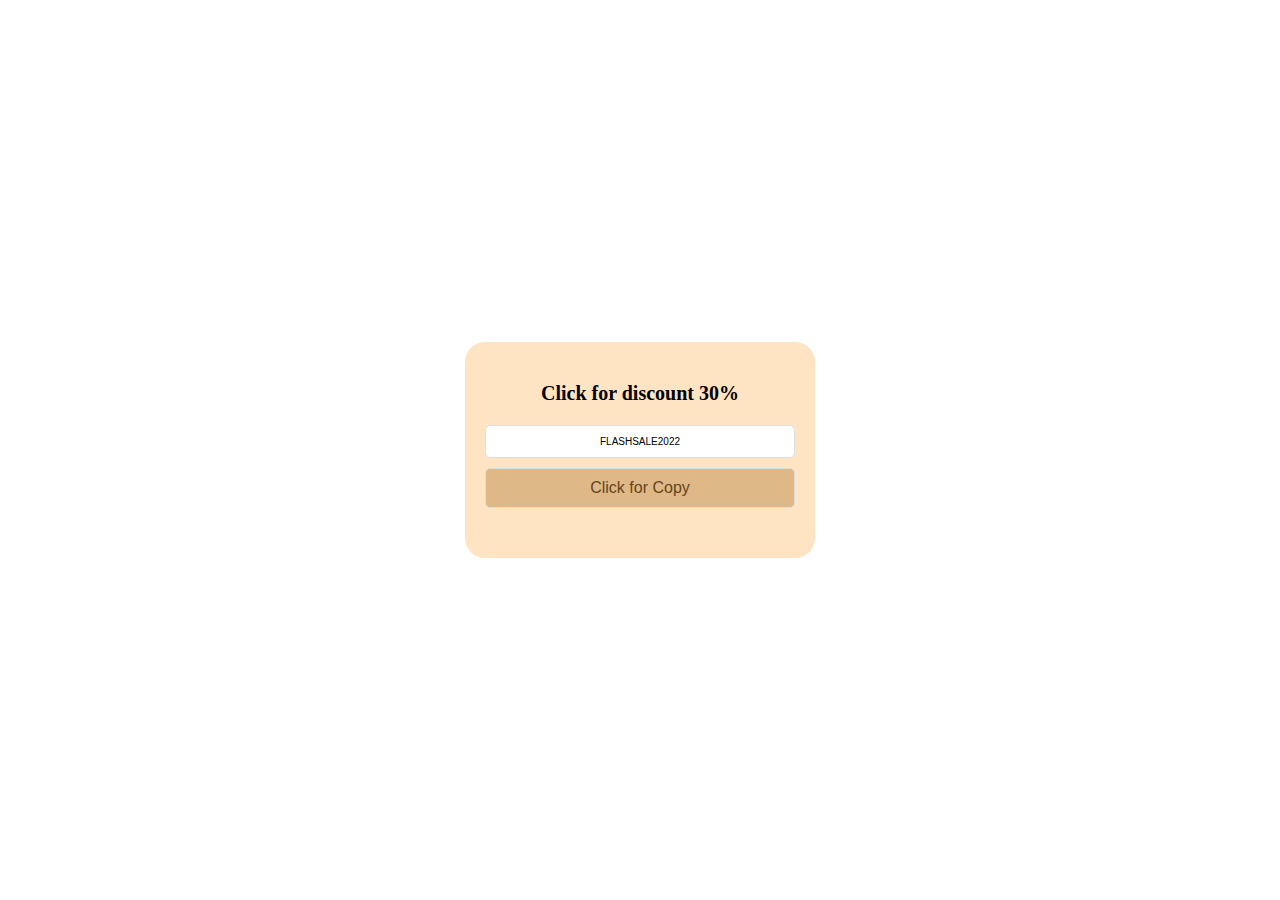
<file: Project 1 - Click to Copy/index.html>
<!DOCTYPE html>
<html lang="en">
<head>
    <meta charset="UTF-8">
    <meta name="viewport" content="width=device-width, initial-scale=1.0">
    <link rel="stylesheet" href="style.css">
    <title>Click to Copy</title>
</head>
<body>
    <div class="container">
        <h3>Click for discount 30%</h3>
        <!-- readonly for can not edit text -->
        <input type="text" class="coupon" value="FLASHSALE2022" readonly>
        <button class="btn">Click for Copy</button>
    </div>
    <script src="app.js"></script>
</body>
</html>
</file>
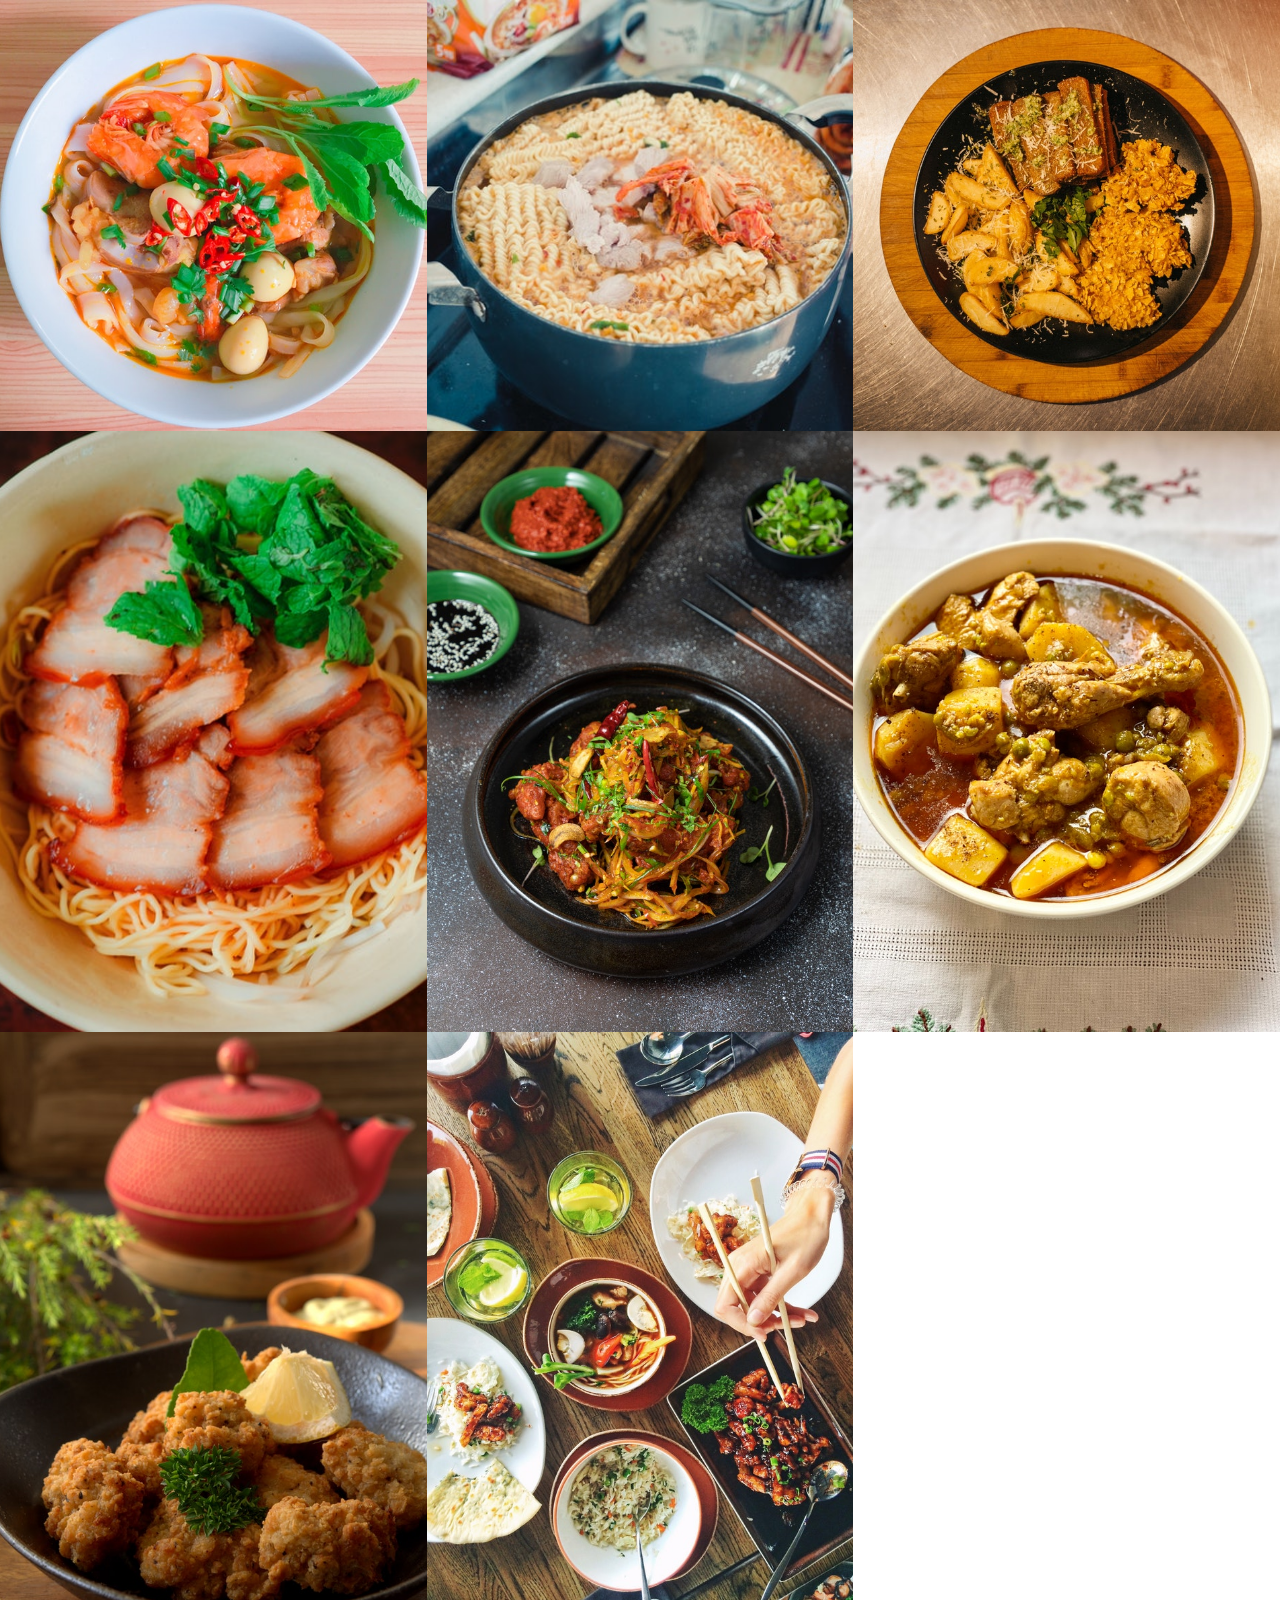
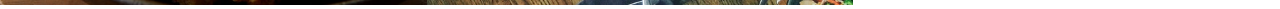
<file: Project 10 - Image Gallery Popup/index.html>
<!DOCTYPE html>
<html lang="en">
<head>
    <meta charset="UTF-8">
    <meta name="viewport" content="width=device-width, initial-scale=1.0">
    <link rel="stylesheet" href="style.css">
    <title>Image Gallery Popup</title>
</head>
<body>
    <section class="gallery">
        <div class="img-container">
            <img src="foods-images/small/s_1.jpg" alt="1">
        </div>
        <div class="img-container">
            <img src="foods-images/small/s_2.jpg" alt="2">
        </div>
        <div class="img-container">
            <img src="foods-images/small/s_3.jpg" alt="3">
        </div>
        <div class="img-container">
            <img src="foods-images/small/s_4.jpg" alt="4">
        </div>
        <div class="img-container">
            <img src="foods-images/small/s_5.jpg" alt="5">
        </div>
        <div class="img-container">
            <img src="foods-images/small/s_6.jpg" alt="6">
        </div>
        <div class="img-container">
            <img src="foods-images/small/s_7.jpg" alt="7">
        </div>
        <div class="img-container">
            <img src="foods-images/small/s_8.jpg" alt="8">
        </div>  
    </section>

    <div class="modal">
        <img class="full-img" src="foods-images/full/1.jpg" alt="" >
    </div>

    <script src="app.js"></script>
</body>
</html>
</file>
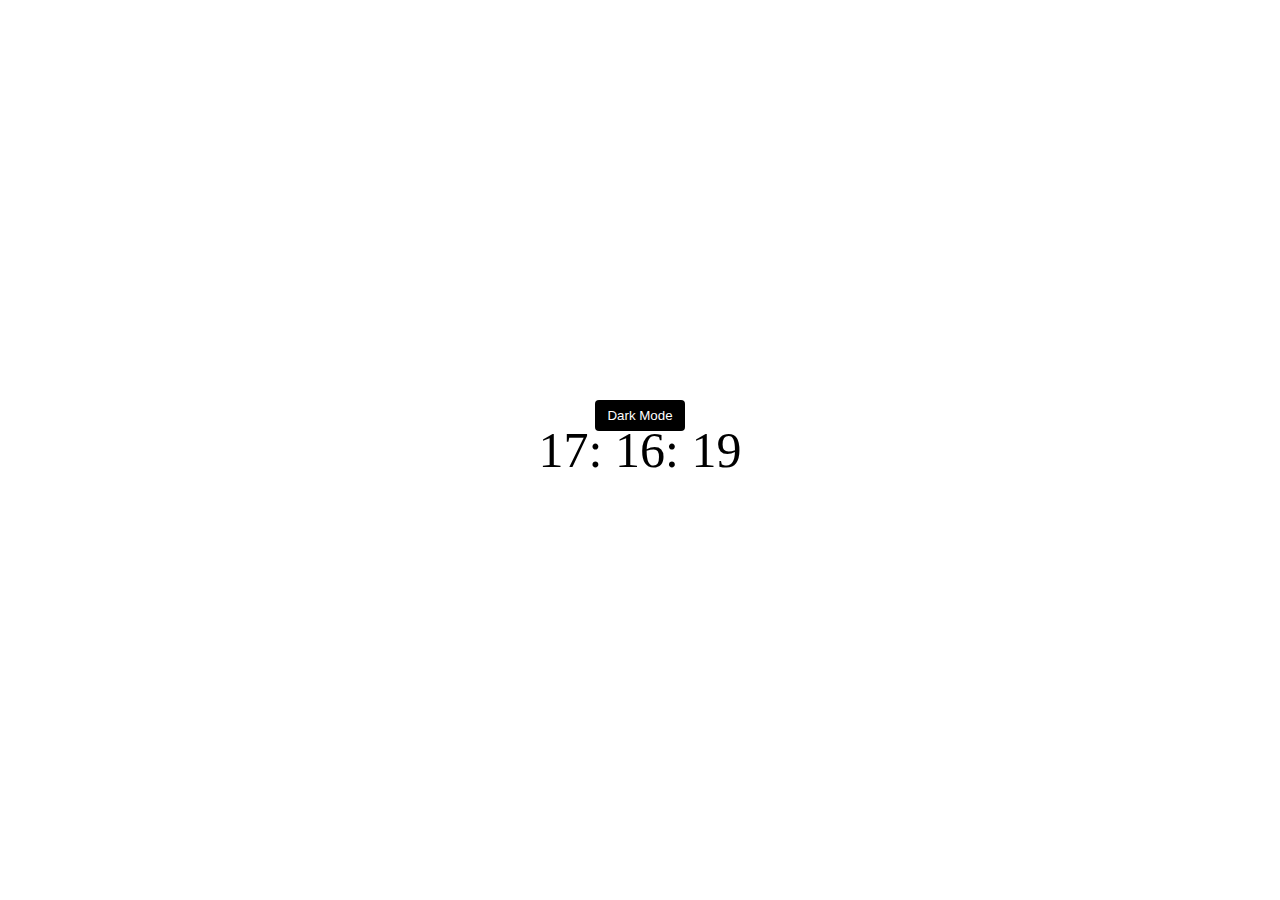
<file: Project 2 - Dark Mode Theme/index.html>
<!DOCTYPE html>
<html lang="en">
<head>
    <meta charset="UTF-8">
    <meta name="viewport" content="width=device-width, initial-scale=1.0">
    <link rel="stylesheet" href="style.css">
    <title>Clock dark/Light Mode</title>
</head>
<body>
    <div class="container">
        <div class="time">Time now</div>
    </div>
    <button class="toggle">Dark Mode</button>
    <script src="app.js"></script>
</body>
</html>
</file>
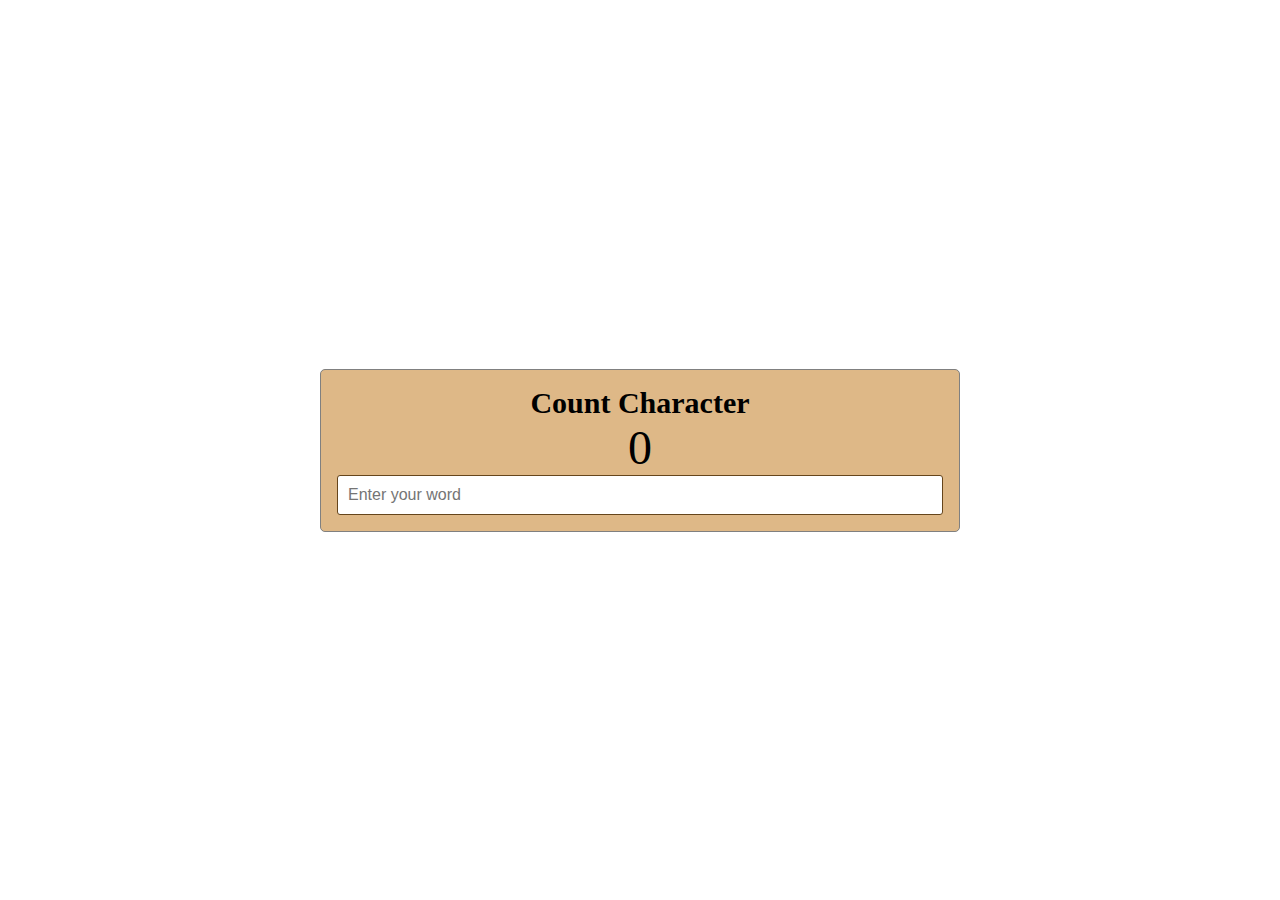
<file: Project 3 - Input char count/index.html>
<!DOCTYPE html>
<html lang="en">
<head>
    <meta charset="UTF-8">
    <meta name="viewport" content="width=device-width, initial-scale=1.0">
    <title>Input Char Count</title>
    <link rel="stylesheet" href="style.css">
</head>
<body>
    <div class="container">
        <h1 style="font-size: 30px;">Count Character</h1>
        <span class="count">0</span>
        <input type="text" placeholder="Enter your word">
    </div>
    <script src="app.js"></script>
</body>
</html>
</file>
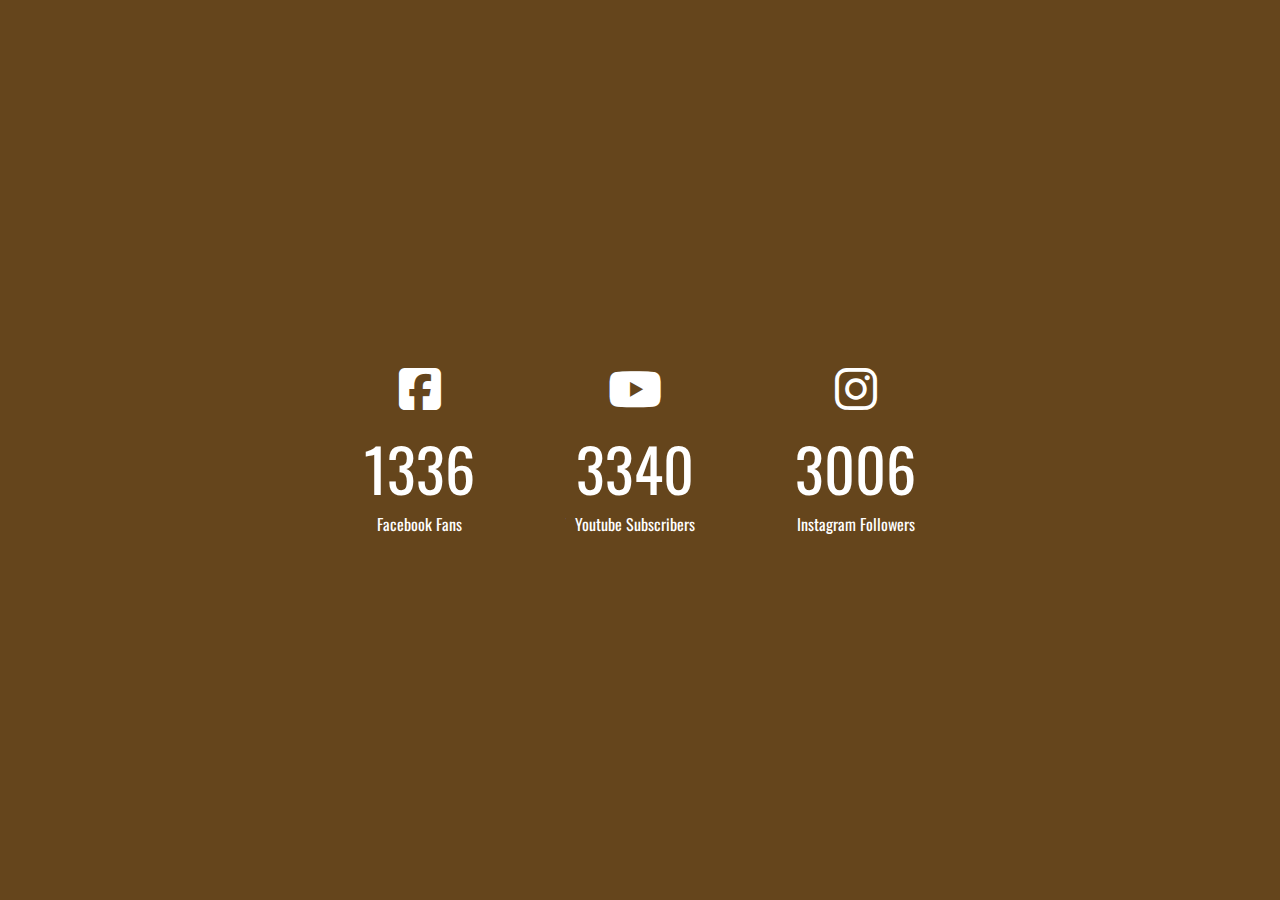
<file: Project 4 - IncrementCounter/index.html>
<!DOCTYPE html>
<html lang="en">
<head>
    <meta charset="UTF-8">
    <meta name="viewport" content="width=device-width, initial-scale=1.0">
    <title>Increment Counter</title>
    <link rel="stylesheet" href="style.css">
    <link rel="stylesheet" href="https://cdnjs.cloudflare.com/ajax/libs/font-awesome/6.6.0/css/all.min.css">
</head>
<body>
    <div class="counter-container">
        <i class="fa-brands fa-square-facebook fa-3x"></i>
        <div class="counter" data-target="2000">0</div>
        <span>Facebook Fans</span>
    </div>
    <div class="counter-container">
        <i class="fa-brands fa-youtube fa-3x"></i>
        <div class="counter" data-target="5000">0</div>
        <span>Youtube Subscribers</span>
    </div>
    <div class="counter-container">
        <i class="fa-brands fa-instagram fa-3x"></i>
        <div class="counter" data-target="4500">0</div>
        <span>Instagram Followers</span>
    </div>
    <script src="app.js"></script>
</body>
</html>
</file>
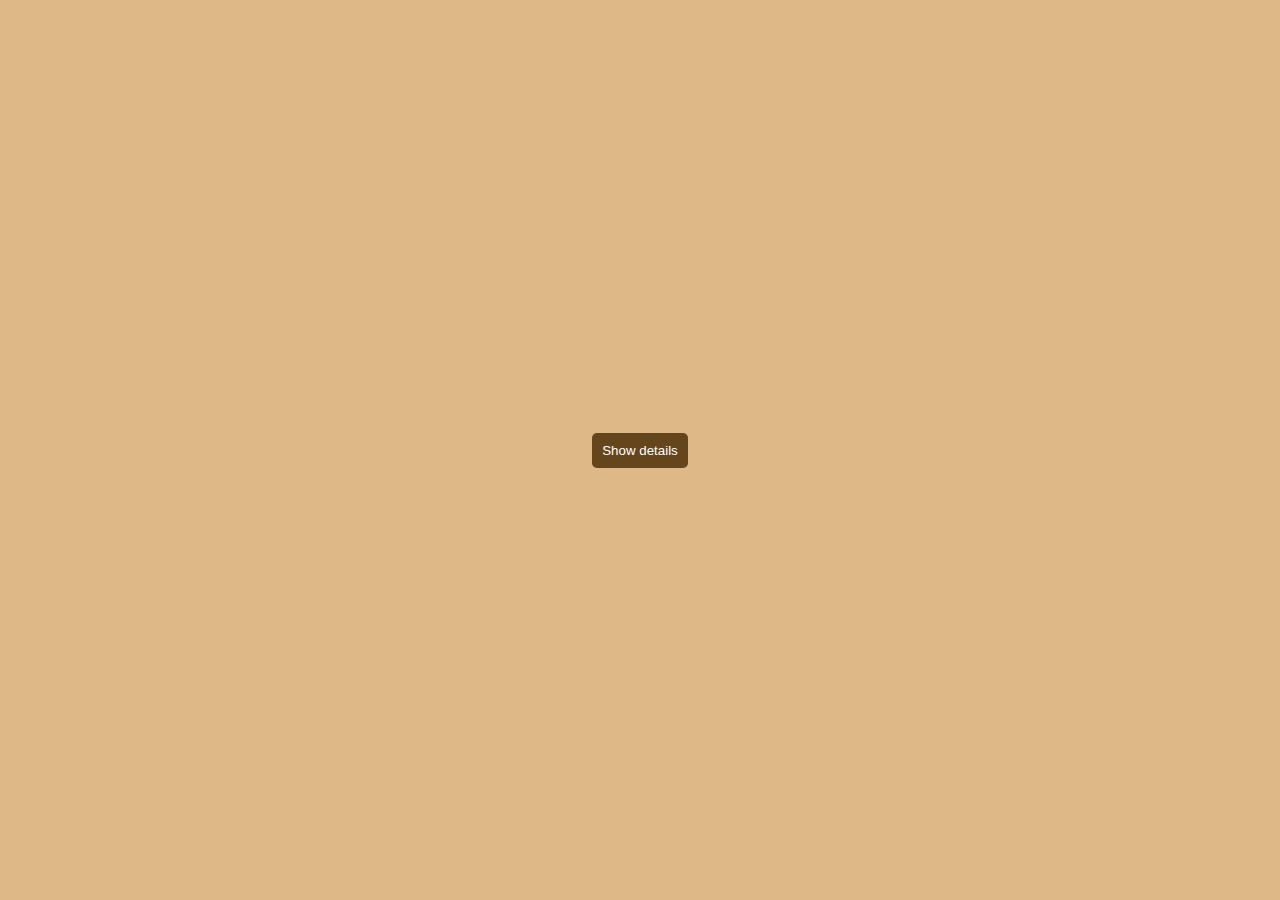
<file: Project 5 - Modal & Popup/index.html>
<!DOCTYPE html>
<html lang="en">
<head>
    <meta charset="UTF-8">
    <meta name="viewport" content="width=device-width, initial-scale=1.0">
    <title>Modal & Pop-up</title>
    <link rel="stylesheet" href="style.css">
</head>
<body>
    <button class="open-btn">Show details</button>
    <section class="modal-container">
        <div class="modal">
            <h1>Item Details</h1>
            <p>Lorem ipsum dolor sit amet, consectetur adipiscing elit. Vivamus ultrices augue eu porttitor maximus. Maecenas nec tempor enim. Sed erat metus, blandit non purus rutrum, ultrices consequat eros. Nunc feugiat metus vitae eleifend condimentum. In hac habitasse platea dictumst. Donec nec augue dignissim lorem porta finibus sed sed enim. Curabitur aliquam nulla lorem, id vehicula dui tristique vel. In sem nisl, imperdiet hendrerit erat non, rutrum pretium libero. Quisque pulvinar ante metus, non porttitor ante vehicula eu. In hac habitasse platea dictumst. Donec interdum ante eu nunc convallis molestie. Nulla ipsum enim, sollicitudin pretium libero sit amet, volutpat rutrum dui.</p>
            <button class="close-btn">Close</button>
        </div>
    </section>
    <script src="app.js"></script>
</body>
</html>
</file>
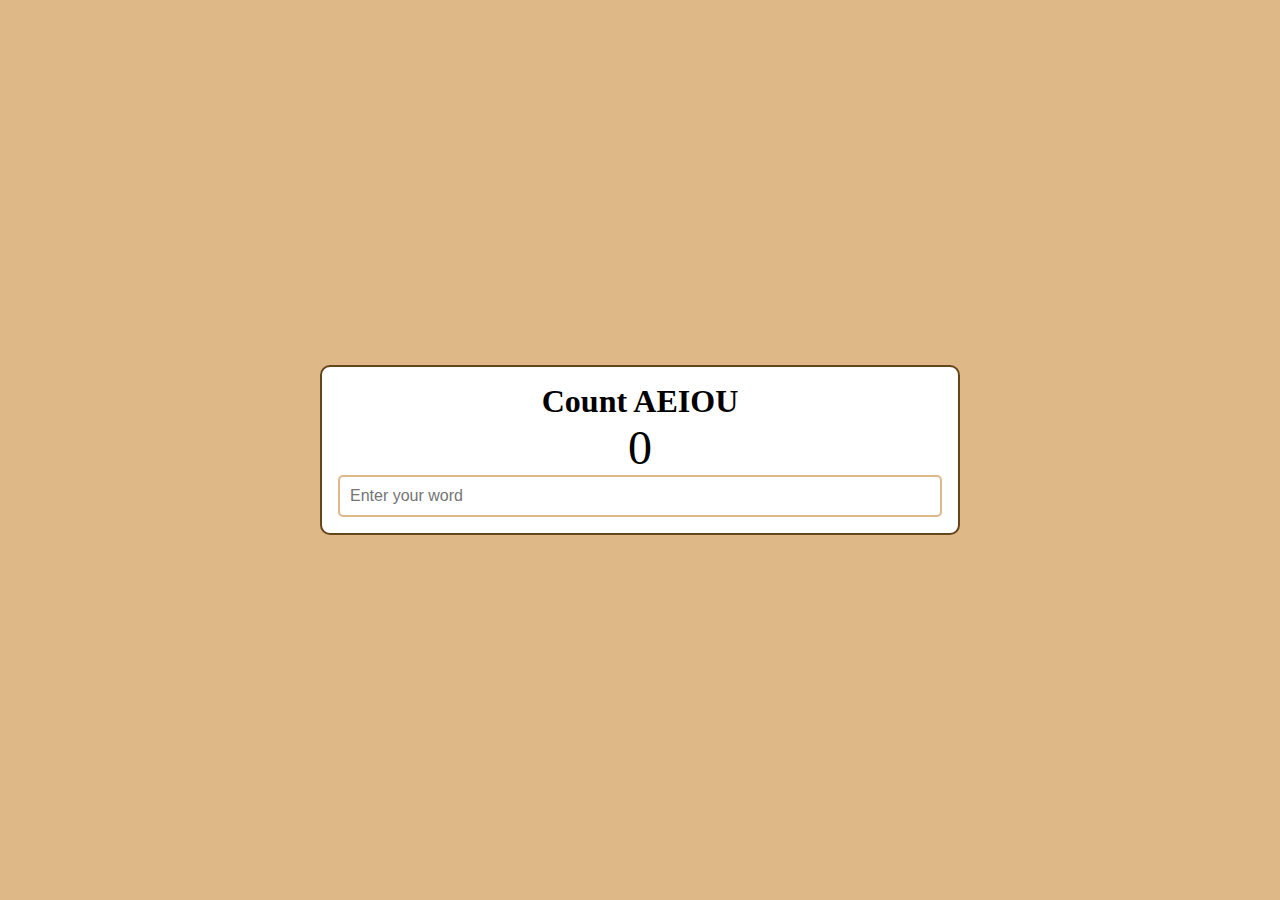
<file: Project 7 - Vowels/index.html>
<!DOCTYPE html>
<html lang="en">
<head>
    <meta charset="UTF-8">
    <meta name="viewport" content="width=device-width, initial-scale=1.0">
    <title>Vowels Counting</title>
    <link rel="stylesheet" href="style.css">

</head>
<body>
    <div class="container">
        <h1>Count AEIOU</h1>
        <span class="count">0</span>
        <input type="text" placeholder="Enter your word">
    </div>
    <script src="app.js"></script>
</body>
</html>
</file>
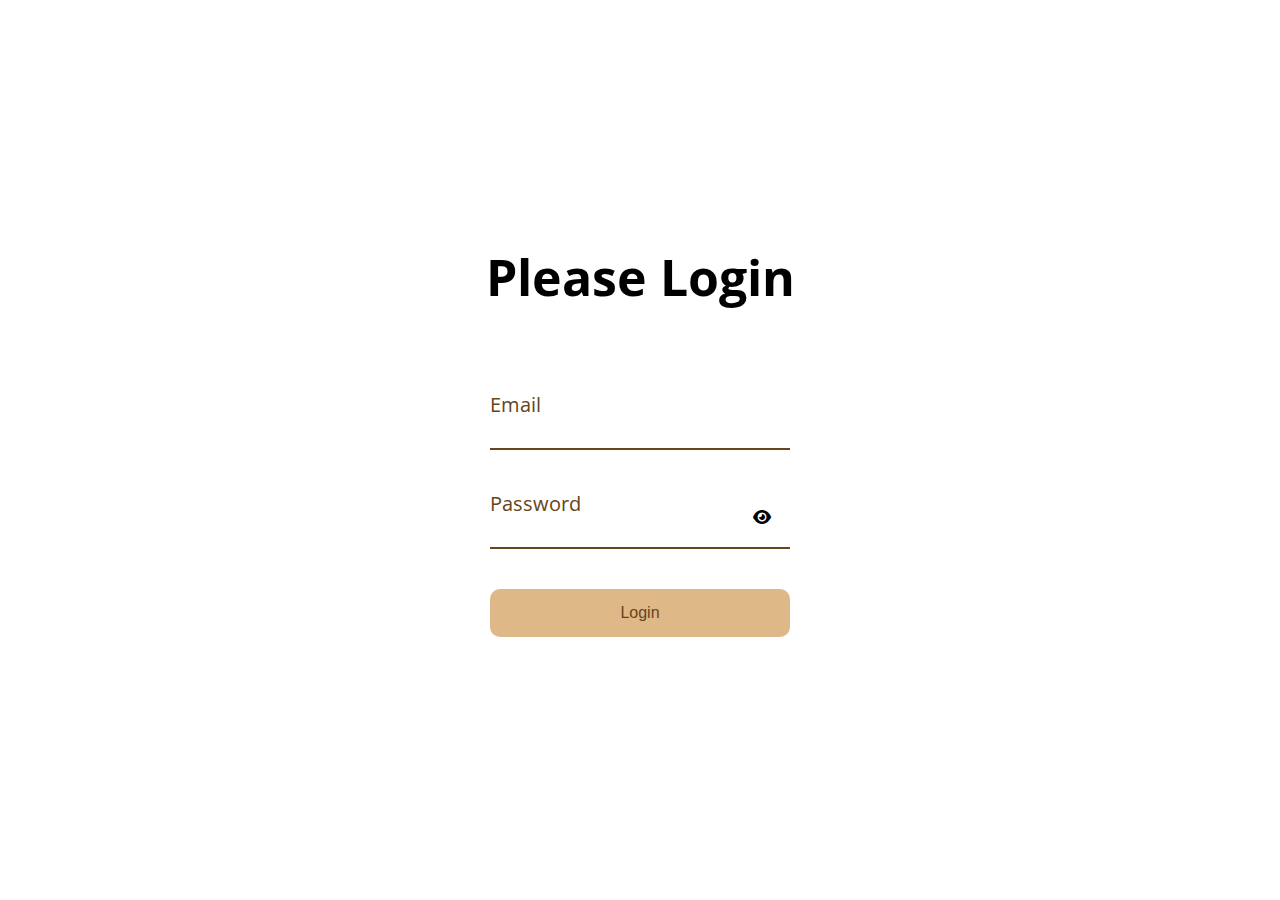
<file: Project 9 - Password Visibility/index.html>
<!DOCTYPE html>
<html lang="en">
<head>
    <meta charset="UTF-8">
    <meta name="viewport" content="width=device-width, initial-scale=1.0">
    <title>Password Visibility</title>
    <link rel="stylesheet" href="style.css">
    <link rel="stylesheet" href="https://cdnjs.cloudflare.com/ajax/libs/font-awesome/6.6.0/css/all.min.css">
</head>
<body>
    <h1>Please Login</h1>
    <div class="form-control">
        <label for="email">Email</label>
        <input type="email" required>
    </div>
    <div class="form-control">
        <label for="password">Password</label>
        <input type="password" id="password" required>
        <i class="fa-solid fa-eye" id="eye"></i>
    </div>
    <div class="form-control">
         <button class="btn">Login</button>   
    </div>

    <script src="app.js"></script>
</body>
</html>
</file>
<file: Project 1 - Click to Copy/style.css>
* {
    margin: 0;
    padding: 0;
    box-sizing: border-box;
}

body {
    display: flex;
    flex-direction: column;
    align-items: center;
    justify-content: center;
    min-height: 100vh;
    margin: 0;
}

.container {
    border-radius: 20px;
    padding: 20px;
    margin: 20px auto;
    width:   350px;
    background-color: bisque;
}

h3 {
    color: black;
    text-align: center;
    margin: 10px;
    padding: 10px;
    font-size: 20px;
}

input[type="text"] {
    border: 1px solid #dedede;
    border-radius: 5px;
    display: block;
    font-size: 10px;
    padding: 10px;
    width: 100%;
    text-align: center;
    outline: none;
}

.btn {
    background: #deb887;
    cursor: pointer;
    color: #65451c;
    display: block;
    margin: 10px 0 30px;
    padding: 10px;
    font-size: 16px;
    width: 100%;
    border-radius: 5px;
    border: 1px solid #dedede;
}
</file>
<file: Project 10 - Image Gallery Popup/style.css>
*{
    padding: 0;
    margin: 0;
    box-sizing: border-box;
}

.gallery{
    display: grid;
    grid-template-columns: repeat(auto-fit, minmax(350px, 1fr));
}

.img-container img{
    width: 100%;
    height: 100%;
    object-fit: cover;
    cursor: pointer;
}

.modal{
    background: rgba(0, 0, 0, 0.5);
    position: fixed;
    left: 0;
    top: 0;
    width: 100%;
    height: 100%;
    pointer-events: none;
    opacity: 0;
    transition: all 0.3s ease-in-out;
}
.modal.open{
    opacity: 1;
    pointer-events: all;
}

.full-img{
    position: absolute;
    height: 85%;
    top: 50%;
    left: 50%;
    transform: translate(-50%, -50%);
}
</file>
<file: Project 2 - Dark Mode Theme/style.css>
* {
    box-sizing: border-box;
}
:root{
    --primary-color: #000000;
    --secondary-color: #FFFFFF;
}
body{
    display: flex;
    align-items: center;
    justify-content: center;
    height: 100vh;
    overflow: hidden;
    margin: 0;
}
.time{
    font-size: 50px;
}
.toggle{
    cursor: pointer;
    background: var(--primary-color);
    color: var(--secondary-color);
    border: 0;
    border-radius: 4px;
    padding: 8px 12px;
    position: absolute;
    top: 400px;
}


html.dark{
    --primary-color:#FFFFFF;
    --secondary-color: #333333;
}
html.dark{
    background:#111111;
    color: #FFFFFF;
}

html{
    transition: all 0.25s ease-in;
}
</file>
<file: Project 3 - Input char count/style.css>
*{
    margin: 0;
    padding: 0;
    box-sizing: border-box;
}
body{
    display: flex;
    flex-direction: column;
    align-items: center;
    justify-content: center;
    min-height: 100vh;
    margin: 0;
}
.container{
    width: 40rem;
    border: 1px solid gray;
    padding: 1rem;
    background: #deb887;
    text-align: center;
    border-radius: 5px;
}
.count{
    font-size: 3rem;
    padding: 0 1rem;
    text-align: center;
}
input[type="text"]{
    display: block;
    font-size: 16px;
    border: 1px solid #65451c;
    border-radius: 3px;
    padding: 10px;
    width: 100%;
    outline: none;
}
/*
#deb887
#65451c
*/
</file>
<file: Project 4 - IncrementCounter/style.css>
@import url('https://fonts.googleapis.com/css2?family=Oswald:wght@200..700&display=swap');

*{
    box-sizing: border-box;
}
body{
    background: #65451c;
    color: white;
    display: flex;
    align-items: center;
    justify-content: center;
    height: 100vh;
    overflow: hidden;
    margin: 0;
    font-family: "Oswald", sans-serif;
}
.counter-container{
    display: flex;
    flex-direction: column;
    justify-content: center;
    text-align: center;
    margin: 30px 50px;
}
.counter{
    font-size: 60px;
    margin-top: 10px;
}


/*
#deb887
#65451c
*/
</file>
<file: Project 5 - Modal & Popup/style.css>
* {
    margin: 0;
    padding: 0;
    box-sizing: border-box;
}

body {
    line-height: 1.8;
    min-height: 100vh;
    width: 100%;
    display: flex;
    justify-content: center;
    align-items: center;
    background: #deb887;
}

button {
    border: none;
    background: #65451c;
    padding: 10px;
    color: white;
    outline: none;
    cursor: pointer;
    border-radius: 5px;
}

.modal-container {
    position: fixed;
    top: 0;
    left: 0;
    background: rgba(101, 69, 28, 0.45);
    width: 100vw;
    height: 100vh;
    display: flex;
    align-items: center;
    justify-content: center;
    pointer-events: none;
    opacity: 0;
    transition: all 0.35s ease-in-out;
}

.modal {
    background: white;
    border-radius: 10px;
    box-shadow: 0 3px 3px rgba(0, 0, 0, 0.25);
    padding: 30px 50px;
    width: 500px;
}

.modal h1,
.modal p {
    margin-bottom: 15px;
}

.show {
    opacity: 1;
    pointer-events: auto;
}

/*
#deb887
#65451c
*/
</file>
<file: Project 7 - Vowels/style.css>
*{
    box-sizing: border-box;
    margin: 0;
    padding: 0;
}

body{
    background: #deb887;
    display: flex;
    flex-direction: column;
    align-items: center;
    justify-content: center;
    min-height: 100vh;
    margin: 0;
}

.container{
    width: 40rem;
    border: 2px solid #65451c;
    padding: 1rem;
    background: white;
    text-align: center;
    border-radius: 10px;
}
.count{
    font-size: 3rem;
    padding: 0 1rem;
    text-align: center;
}

input[type="text"]{
    border: 2px solid #deb887;
    border-radius: 5px;
    display: block;
    font-size: 16px;
    padding: 10px;
    width: 100%;
    outline: none;
}

/*
#deb887
#65451c
*/
</file>
<file: Project 9 - Password Visibility/style.css>
@import url('https://fonts.googleapis.com/css2?family=Open+Sans:ital,wght@0,300..800;1,300..800&family=Oswald:wght@200..700&display=swap');

*{
    box-sizing: border-box;
    padding: 0;margin: 0;
}

body{
    width: 100vw;
    height: 100vh;
    display: flex;
    align-items: center;
    justify-content: center;
    flex-direction: column;
    font-family: "Open Sans", sans-serif;
}
h1{
    font-size: 50px;
    margin-bottom: 60px;
}
.form-control{
    position: relative;
    margin: 20px 0;
    width: 300px;
}

.form-control input{
    border: 0;
    border-bottom: 2px solid #65451c;
    outline: none;
    display: block;
    padding: 12px 0;
    width: 100%;
    font-size: 20px;
    margin-top: 10px;
}
.form-control label{
    position: absolute;
    top: 0;left: 0;
    font-size: 20px;
    color: #65451c;
}
.btn {
    cursor: pointer;
    display: inline-block;
    width: 100%;
    background-color: #deb887;
    color: #65451c;
    padding: 15px;
    font-size: 16px;
    font-weight: 500;
    border: 0;
    border-radius: 10px;
}
.fa-solid{
    position: absolute;
    right: 1.2rem;
    top: 1.2rem;
    cursor: pointer;
}

/*
#deb887
#65451c
*/
</file>
